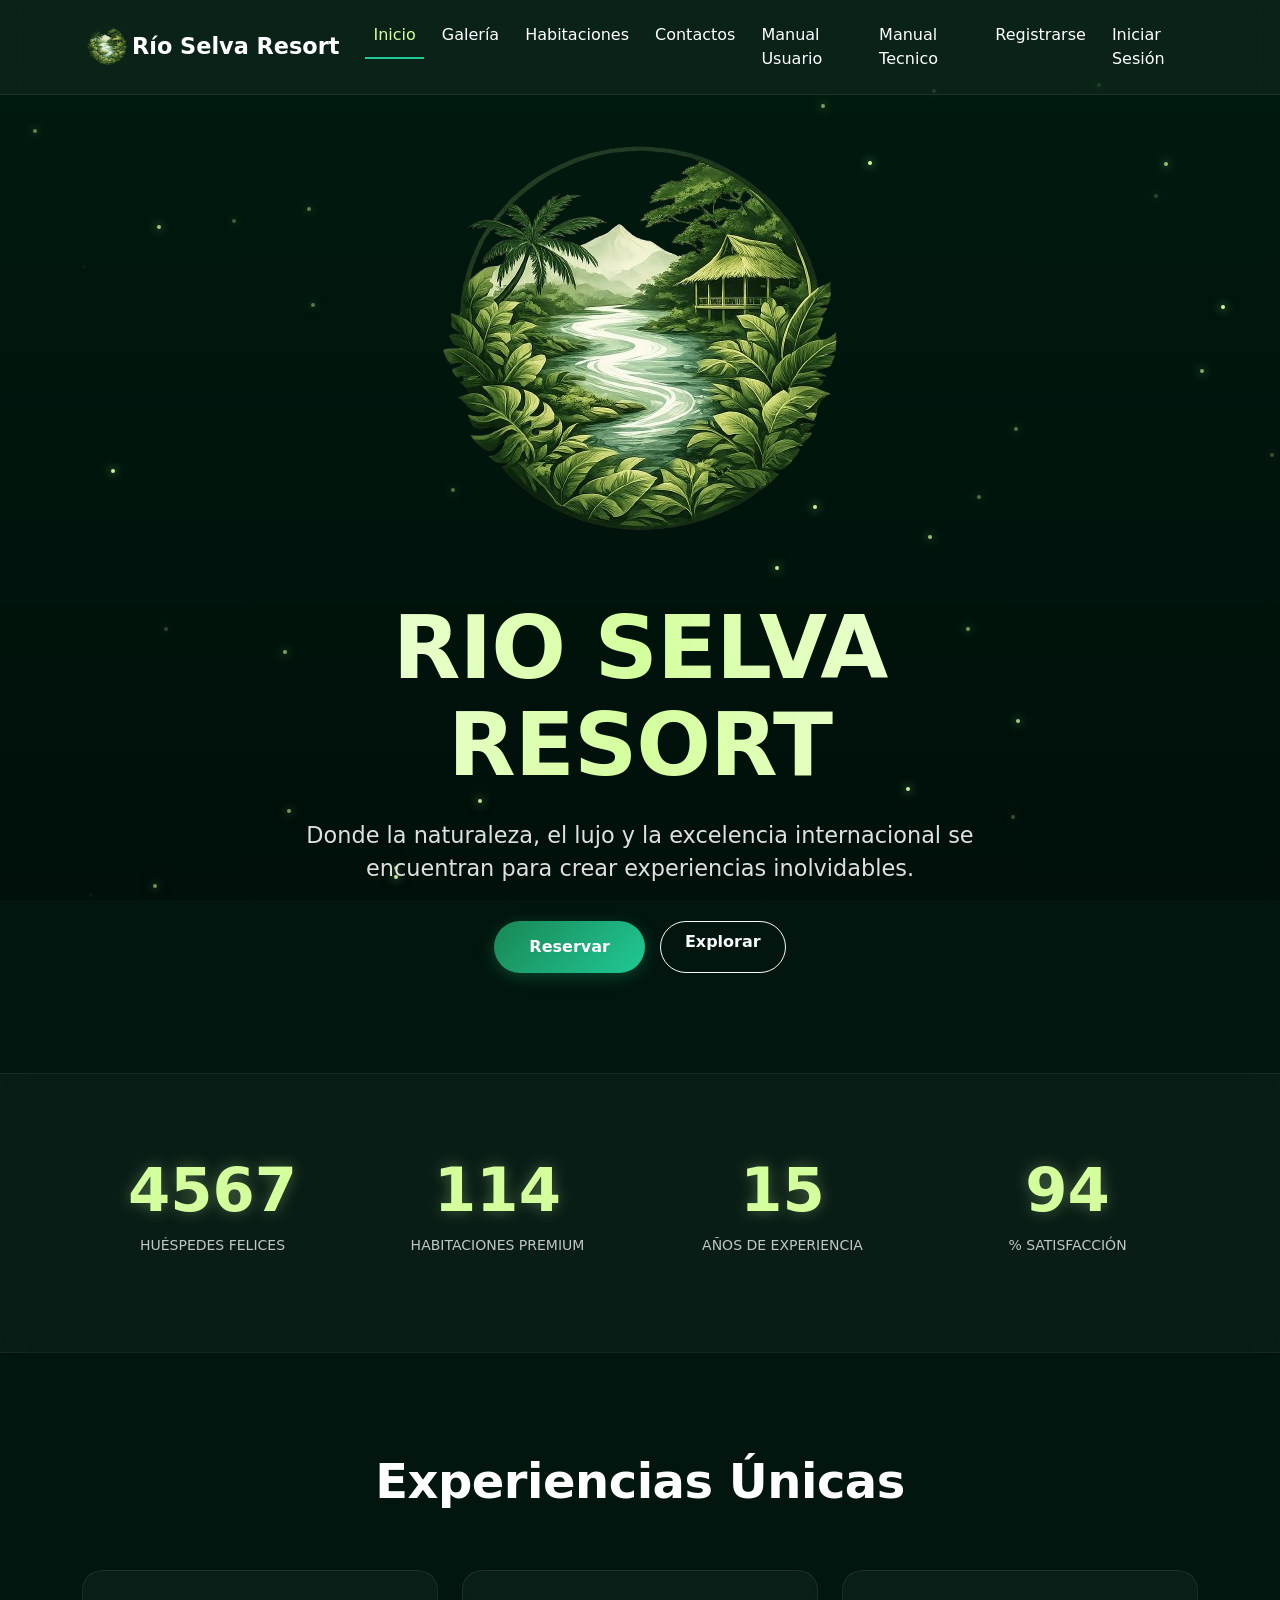
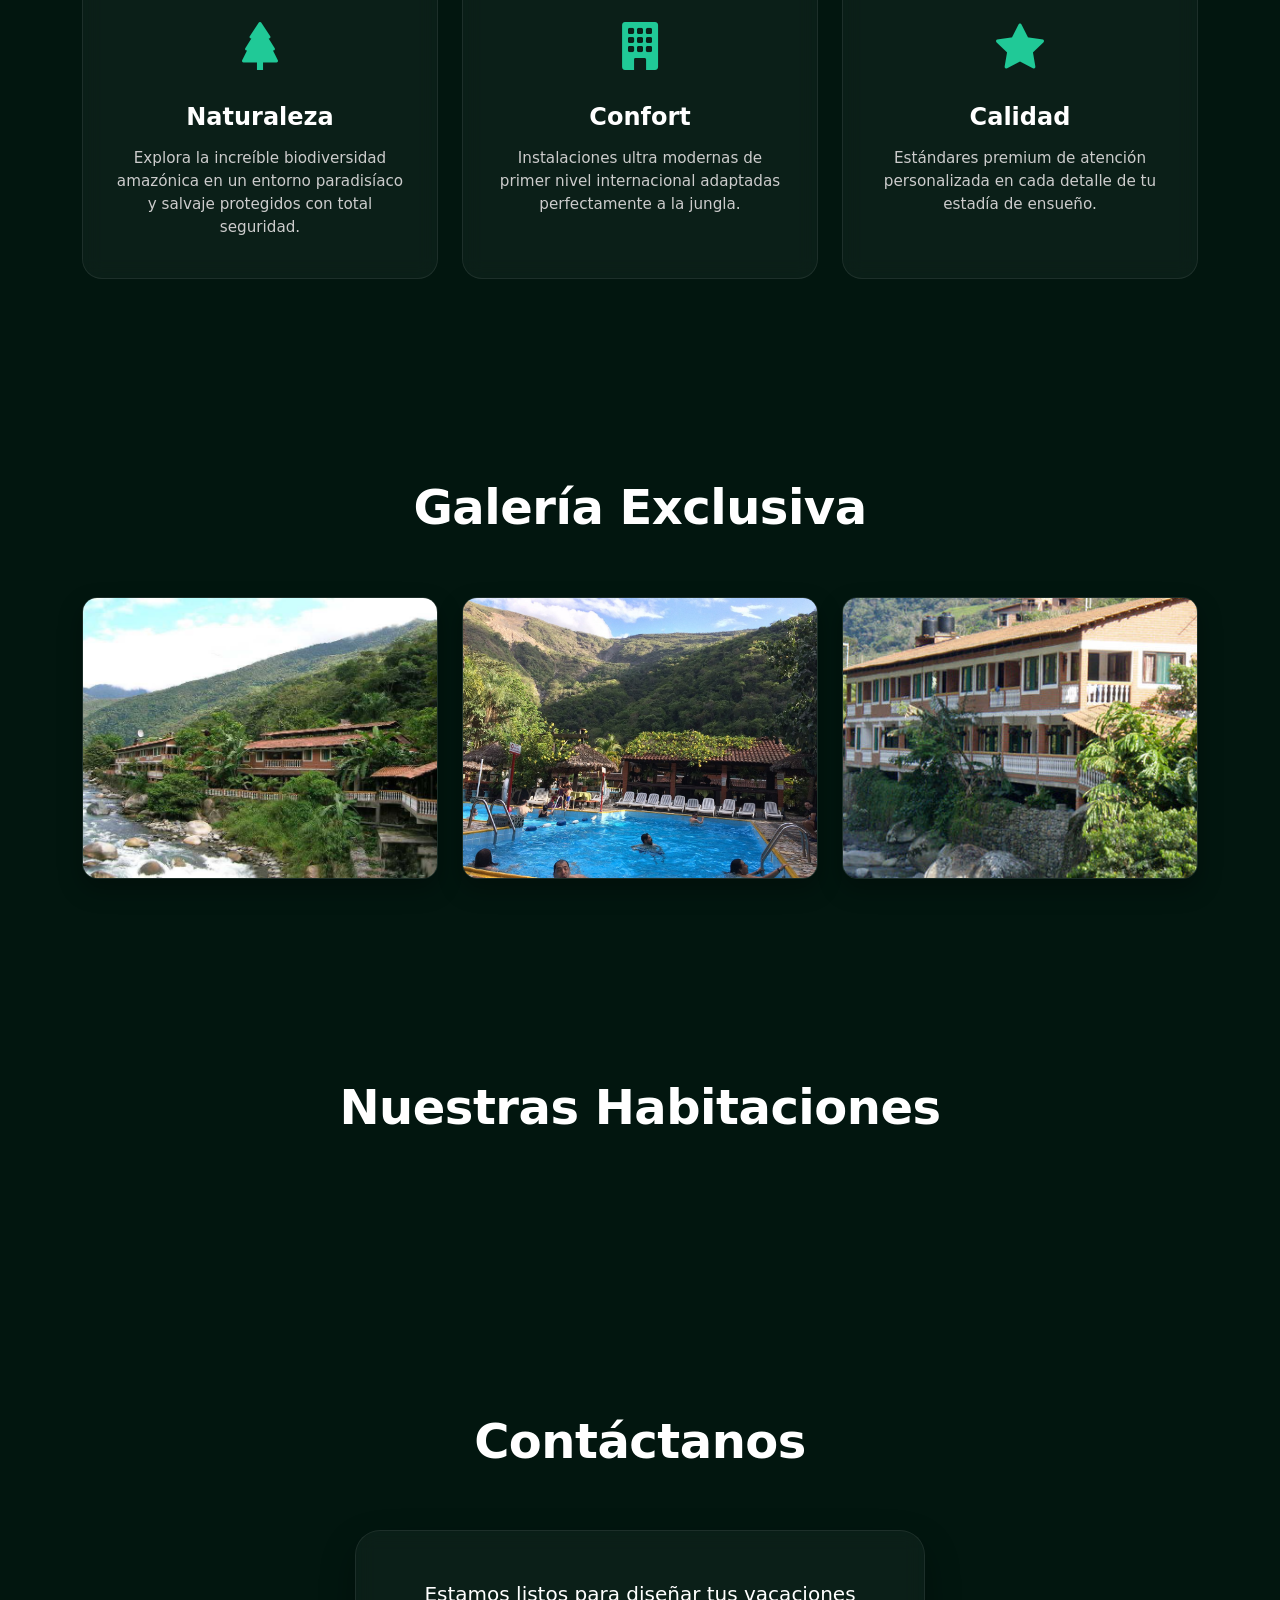
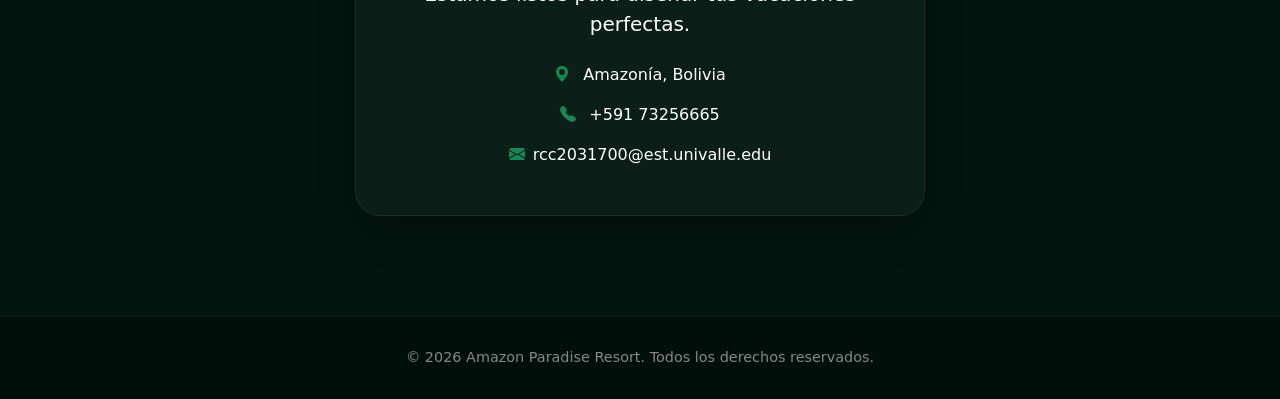
<file: index.html>
<!DOCTYPE html>
<html lang="es">
<head>
    <meta charset="UTF-8">
    <meta name="viewport" content="width=device-width, initial-scale=1.0">
    <title>Amazon Paradise Resort</title>
    <!-- Bootstrap 5 y Iconos -->
    <link href="https://cdn.jsdelivr.net/npm/bootstrap@5.3.3/dist/css/bootstrap.min.css" rel="stylesheet">
    <link rel="stylesheet" href="https://cdn.jsdelivr.net/npm/bootstrap-icons@1.11.3/font/bootstrap-icons.min.css">
    <!-- Animaciones AOS -->
    <link href="https://unpkg.com/aos@2.3.4/dist/aos.css" rel="stylesheet">
    <!-- Tus Estilos Personalizados -->
    <link rel="stylesheet" href="css/IndexProyectoIntegrador.css">
</head>
<body>
    <div class="overlay"></div>
    <div id="fireflies"></div>
    <!-- NAVBAR GLASSMORPHISM -->
    <nav class="navbar navbar-expand-lg navbar-dark fixed-top glass-navbar">
        <div class="container">
            <img src="image/logo1.png" class="img-fluid" style="max-width: 50px;" alt="Logo"> 
            <a class="navbar-brand fw-bold" href="#">Río Selva Resort</a>
            <button class="navbar-toggler" type="button" data-bs-toggle="collapse" data-bs-target="#menu">
                <span class="navbar-toggler-icon"></span>
            </button>
            <div class="collapse navbar-collapse" id="menu">

                <ul class="navbar-nav ms-auto" id="menuUsuario">
                    <li class="nav-item">
                        <a class="nav-link active" href="#">
                            Inicio
                        </a>
                    </li>
                    <li class="nav-item">
                        <a class="nav-link" href="#galeria">
                            Galería
                        </a>
                    </li>
                    <li class="nav-item">
                        <a class="nav-link" href="#habitaciones">
                            Habitaciones
                        </a>
                    </li>
                    <li class="nav-item">
                        <a class="nav-link" href="#contacto">
                            Contactos
                        </a>
                    </li>
                    <li class="nav-item">
                        <a class="nav-link" href="https://drive.google.com/file/d/1XvvvVChO5jvco-zMFmf1yRW9YcyhafSj/view" target="_blank">
                            Manual Usuario
                        </a>
                    </li>
                    <li class="nav-item">
                        <a class="nav-link" href="https://drive.google.com/file/d/1nEYgkbnw-m09y1NY_8U-fLT7M-Havw7m/view" target="_blank">
                            Manual Tecnico
                        </a>
                    </li>
                </ul>
            </div>
        </div>
    </nav>

    <!-- HERO SECTION -->
    <section class="hero">  
        <div class="hero-content" data-aos="zoom-in">
            <img src="image/logo1.png" class="img-fluid w-45" alt="Logo">
            <h1>RIO SELVA<br>RESORT</h1>
            <p>Donde la naturaleza, el lujo y la excelencia internacional se encuentran para crear experiencias inolvidables.</p>
            <div class="hero-buttons">
                <a href="#" class="btn btn-resort" id="btnReservar">Reservar</a>
                <a href="#experiencias" class="btn btn-outline-light px-4 py-2 rounded-pill fw-bold btn-explore">Explorar</a>
            </div>
        </div>
    </section>

    <!-- ESTADISTICAS -->
    <section class="stats">
        <div class="container">
            <div class="row text-center g-4">
                <div class="col-6 col-md-3">
                    <h2 class="counter" data-target="5000">0</h2>
                    <p class="text-uppercase small tracking-wider opacity-75">Huéspedes felices</p>
                </div>
                <div class="col-6 col-md-3">
                    <h2 class="counter" data-target="120">0</h2>
                    <p class="text-uppercase small tracking-wider opacity-75">Habitaciones Premium</p>
                </div>
                <div class="col-6 col-md-3">
                    <h2 class="counter" data-target="15">0</h2>
                    <p class="text-uppercase small tracking-wider opacity-75">Años de experiencia</p>
                </div>
                <div class="col-6 col-md-3">
                    <h2 class="counter" data-target="98">0</h2>
                    <p class="text-uppercase small tracking-wider opacity-75">% Satisfacción</p>
                </div>
            </div>
        </div>
    </section>

    <!-- EXPERIENCIAS -->
    <section id="experiencias" class="section-padding">
        <div class="container">
            <h2 class="section-title" data-aos="fade-up">Experiencias Únicas</h2>
            <div class="row g-4">
                <div class="col-md-4" data-aos="fade-up" data-aos-delay="100">
                    <div class="feature-card">
                        <i class="bi bi-tree-fill"></i>
                        <h3>Naturaleza</h3>
                        <p>Explora la increíble biodiversidad amazónica en un entorno paradisíaco y salvaje protegidos con total seguridad.</p>
                    </div>
                </div>
                <div class="col-md-4" data-aos="fade-up" data-aos-delay="200">
                    <div class="feature-card">
                        <i class="bi bi-building-fill"></i>
                        <h3>Confort</h3>
                        <p>Instalaciones ultra modernas de primer nivel internacional adaptadas perfectamente a la jungla.</p>
                    </div>
                </div>
                <div class="col-md-4" data-aos="fade-up" data-aos-delay="300">
                    <div class="feature-card">
                        <i class="bi bi-star-fill"></i>
                        <h3>Calidad</h3>
                        <p>Estándares premium de atención personalizada en cada detalle de tu estadía de ensueño.</p>
                    </div>
                </div>
            </div>
        </div>
    </section>

    <!-- GALERIA -->
    <section id="galeria" class="section-padding">
        <div class="container">
            <h2 class="section-title" data-aos="fade-up">Galería Exclusiva</h2>
            <div class="row g-4">
                <div class="col-md-4" data-aos="zoom-in" data-aos-delay="100">
                    <div class="gallery-wrapper">
                        <img src="image/HB_152617_5.jpg" class="gallery-img" alt="Jungle Premium">
                    </div>
                </div>
                <div class="col-md-4" data-aos="zoom-in" data-aos-delay="200">
                    <div class="gallery-wrapper">
                        <img src="image/view-from-pool.jpg" class="gallery-img" alt="Resort Pool">
                    </div>
                </div>
                <div class="col-md-4" data-aos="zoom-in" data-aos-delay="300">
                    <div class="gallery-wrapper">
                        <img src="image/hotel.jpg" class="gallery-img" alt="Luxury Room">
                    </div>
                </div>
            </div>
        </div>
    </section>

    <section id="habitaciones" class="section-padding">
        <div class="container">

            <h2 class="section-title" data-aos="fade-up">
                Nuestras Habitaciones
            </h2>

            <div
                id="roomsContainer" class="d-flex flex-row flex-nowrap gap-4 overflow-auto pb-3">
            </div>

        </div>
    </section>

    <section id="contacto" class="section-padding">
        <div class="container text-center" data-aos="fade-up">
            <h2 class="section-title">Contáctanos</h2>
            <div class="row justify-content-center">
                <div class="col-md-6 glass-card p-5">
                    <p class="fs-5 mb-4">Estamos listos para diseñar tus vacaciones perfectas.</p>
                    <div class="d-flex flex-column gap-3 align-items-center">
                        <div><i class="bi bi-geo-alt-fill text-success me-2"></i> Amazonía, Bolivia</div>
                        <div><i class="bi bi-telephone-fill text-success me-2"></i> +591 73256665</div>
                        <div><i class="bi bi-envelope-fill text-success me-2"></i>rcc2031700@est.univalle.edu</div>
                    </div>
                </div>
            </div>
        </div>
    </section>

    <!-- FOOTER -->
    <footer>
        <p class="m-0">© 2026 Amazon Paradise Resort. Todos los derechos reservados.</p>
    </footer>

    <!-- Bootstrap + Librerías JS -->
    <script src="https://cdn.jsdelivr.net/npm/bootstrap@5.3.3/dist/js/bootstrap.bundle.min.js"></script>
    <script src="https://unpkg.com/aos@2.3.4/dist/aos.js"></script>
    <script src="JS/IndexProyectoIntegrador.js"></script>
    <script src="JS/indexLogica.js"></script>
</body>
</html>
</file>
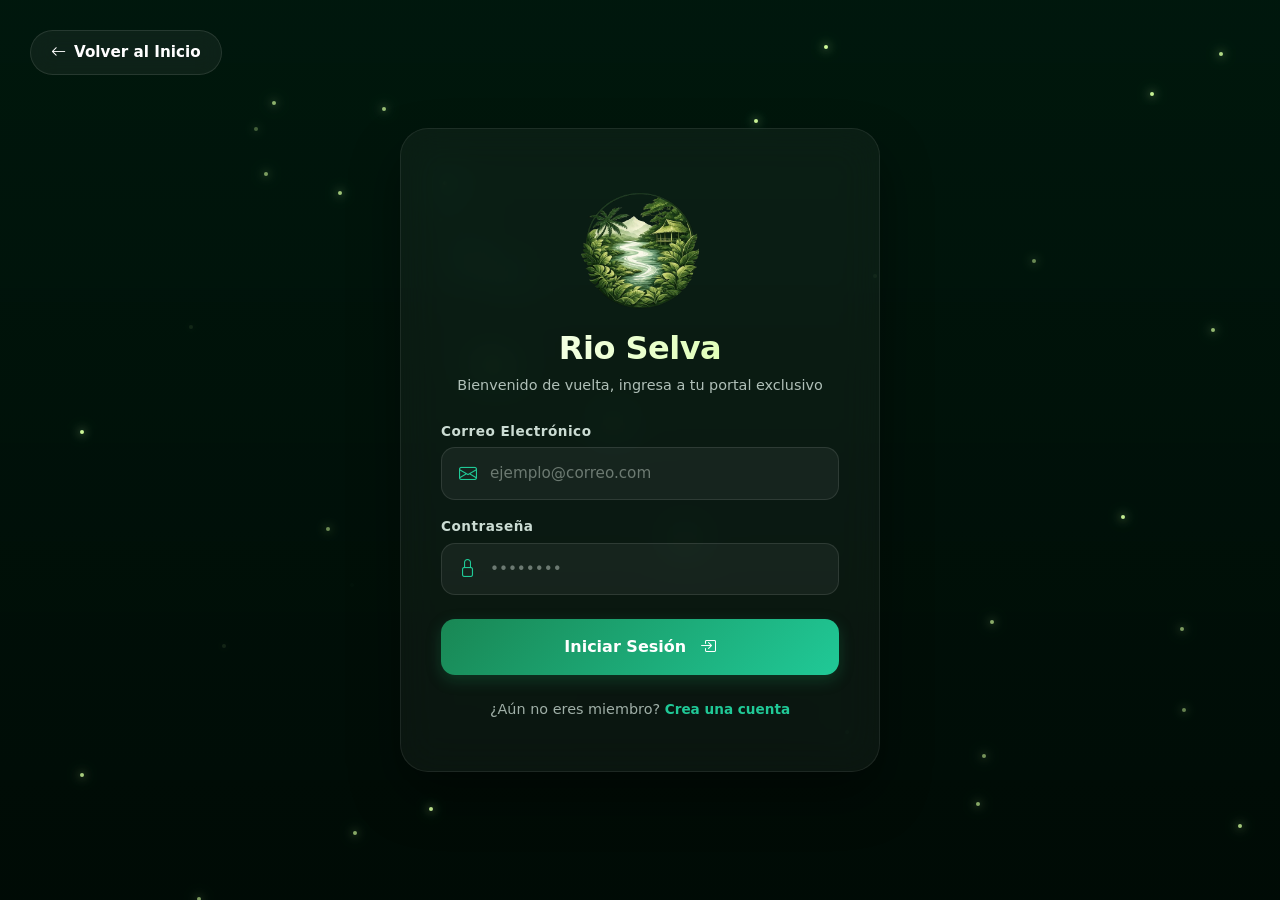
<file: loginProyectoIntegrador.html>
<!DOCTYPE html>
<html lang="es">
<head>
    <meta charset="UTF-8">
    <meta name="viewport" content="width=device-width, initial-scale=1.0">
    <title>Iniciar Sesión - Amazon Paradise Resort</title>
    <!-- Bootstrap 5 y Iconos -->
    <link href="https://cdn.jsdelivr.net/npm/bootstrap@5.3.3/dist/css/bootstrap.min.css" rel="stylesheet">
    <link rel="stylesheet" href="https://cdn.jsdelivr.net/npm/bootstrap-icons@1.11.3/font/bootstrap-icons.min.css">
    <!-- Animaciones AOS -->
    <link href="https://unpkg.com/aos@2.3.4/dist/aos.css" rel="stylesheet">
    <!-- Estilos específicos del Login -->
    <link rel="stylesheet" href="css/loginProyectoIntegrador.css">
</head>
<body>
    <div class="overlay"></div>
    <div id="fireflies"></div>

    <!-- BOTÓN VOLVER -->
    <a href="index.html" class="btn-back">
        <i class="bi bi-arrow-left"></i> Volver al Inicio
    </a>

    <!-- CONTENEDOR PRINCIPAL -->
    <div class="login-container d-flex justify-content-center align-items-center">
        <div class="login-card" data-aos="zoom-in">
            
            <!-- Encabezado del Formulario -->
            <div class="login-header text-center">
                <img src="image/logo1.png" class="img-fluid" style="max-width: 150px;" alt="Logo"> 
                <h2>Rio Selva</h2>
                <p>Bienvenido de vuelta, ingresa a tu portal exclusivo</p>
            </div>

            <!-- Formulario -->
            <form id="loginForm" class="mt-4">

                <!-- Input de Correo -->
                <div class="input-group-custom mb-3">
                    <label for="email" class="form-label-custom">
                        Correo Electrónico
                    </label>

                    <div class="input-wrapper">
                        <i class="bi bi-envelope icon-input"></i>

                        <input
                            type="email"
                            id="email"
                            placeholder="ejemplo@correo.com"
                            required>
                    </div>
                </div>
                <!-- Input de Contraseña -->
                <div class="input-group-custom mb-4">
                    <div class="d-flex justify-content-between align-items-center">
                        <label for="password" class="form-label-custom">
                            Contraseña
                        </label>
                    </div>
                    <div class="input-wrapper">
                        <i class="bi bi-lock icon-input"></i>
                        <input
                            type="password"
                            id="password"
                            placeholder="••••••••"
                            required>
                    </div>
                </div>
                <!-- Botón -->
                <button
                    type="submit"
                    class="btn btn-resort w-100 py-3">

                    Iniciar Sesión
                    <i class="bi bi-box-arrow-in-right ms-2"></i>
                </button>
            </form>
            <!-- Footer del Card -->
            <div class="login-footer text-center mt-4">
                <p>¿Aún no eres miembro? <a href="RegisterProyectoIntegrador.html" class="register-link">Crea una cuenta</a></p>
            </div>

        </div>
    </div>

    <!-- Bootstrap + Librerías JS -->
    <script src="https://cdn.jsdelivr.net/npm/bootstrap@5.3.3/dist/js/bootstrap.bundle.min.js"></script>
    <script src="https://unpkg.com/aos@2.3.4/dist/aos.js"></script>
    <script src="JS/loginJSBootstrap.js"></script>
    <script src="JS/loginLogica.js"></script>
</body>
</html>
</file>
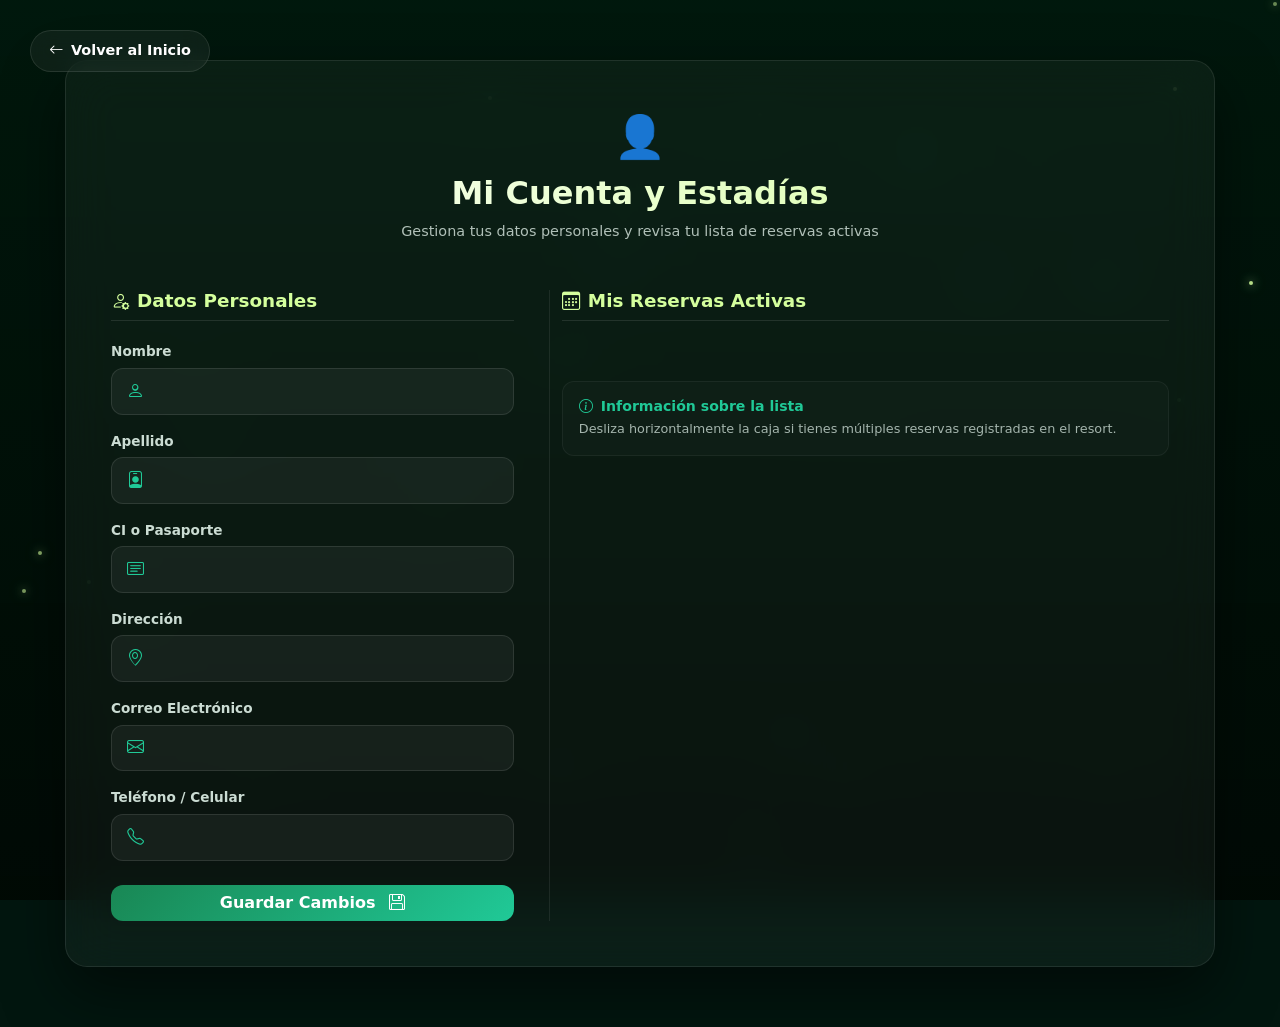
<file: perfilReserva.html>
<!DOCTYPE html>
<html lang="es">
<head>
    <meta charset="UTF-8">
    <meta name="viewport" content="width=device-width, initial-scale=1.0">
    <title>Mi Perfil y Reservas - Amazon Paradise Resort</title>
    <link href="https://cdn.jsdelivr.net/npm/bootstrap@5.3.3/dist/css/bootstrap.min.css" rel="stylesheet">
    <link rel="stylesheet" href="https://cdn.jsdelivr.net/npm/bootstrap-icons@1.11.3/font/bootstrap-icons.min.css">
    <link href="https://unpkg.com/aos@2.3.4/dist/aos.css" rel="stylesheet">
    <link rel="stylesheet" href="css/perfilReservaProyectoIntegrador.css">
</head>
<body>
    <div class="overlay"></div>
    <div id="fireflies"></div>
    <a href="index.html" class="btn-back">
        <i class="bi bi-arrow-left"></i> Volver al Inicio
    </a>
    <div class="profile-container d-flex justify-content-center align-items-center">
        <div class="profile-card" data-aos="zoom-in"> 
            <div class="profile-header text-center mb-5">
                <div class="profile-avatar">👤</div>
                <h2>Mi Cuenta y Estadías</h2>
                <p>Gestiona tus datos personales y revisa tu lista de reservas activas</p>
            </div>
            <div class="row g-4">
                <div class="col-lg-5 section-divider-right">
                    <h4 class="profile-section-title"><i class="bi bi-person-gear me-2"></i>Datos Personales</h4>
                    <form id="profileForm" class="row g-3">
                        <!-- NOMBRE -->
                        <div class="col-md-12 input-group-custom">
                            <label class="form-label-custom">Nombre</label>
                            <div class="profile-input-wrapper">
                                <i class="bi bi-person icon-input"></i>
                                <input type="text" id="name" required>
                                <div class="invalid-feedback">
                                    El nombre debe tener entre 3 y 30 caracteres.
                                </div>
                            </div>
                        </div>
                        <!-- APELLIDO -->
                        <div class="col-md-12 input-group-custom">
                            <label class="form-label-custom">Apellido</label>
                            <div class="profile-input-wrapper">
                                <i class="bi bi-person-badge icon-input"></i>
                                <input type="text" id="apellido" required>
                                <div class="invalid-feedback">
                                    El apellido debe tener entre 3 y 30 caracteres.
                                </div>
                            </div>
                        </div>
                        <!-- CI -->
                        <div class="col-md-12 input-group-custom">
                            <label class="form-label-custom">CI o Pasaporte</label>
                            <div class="profile-input-wrapper">
                                <i class="bi bi-card-text icon-input"></i>
                                <input type="text" id="ci" required>
                            </div>
                        </div>
                        <!-- DIRECCION -->
                        <div class="col-md-12 input-group-custom">
                            <label class="form-label-custom">Dirección</label>
                            <div class="profile-input-wrapper">
                                <i class="bi bi-geo-alt icon-input"></i>
                                <input type="text" id="direccion" required>
                                <div class="invalid-feedback">
                                    La dirección debe tener entre 10 y 50 caracteres.
                                </div>
                            </div>
                        </div>
                        <!-- EMAIL -->
                        <div class="col-md-12 input-group-custom">
                            <label class="form-label-custom">Correo Electrónico</label>
                            <div class="profile-input-wrapper">
                                <i class="bi bi-envelope icon-input"></i>
                                <input type="email" id="email" required>
                                <div class="invalid-feedback">
                                    El correo debe terminar en @gmail.com.
                                </div>
                            </div>
                        </div>
                        <!-- TELÉFONO -->
                        <div class="col-md-12 input-group-custom">
                            <label class="form-label-custom">Teléfono / Celular</label>
                            <div class="profile-input-wrapper">
                                <i class="bi bi-telephone icon-input"></i>
                                <input type="text" id="telefono">
                                <div class="invalid-feedback">
                                    El teléfono debe tener exactamente 8 dígitos.
                                </div>
                            </div>
                            
                        </div>
                        <!-- BOTÓN -->
                        <div class="col-md-12 mt-4">
                            <button type="submit" class="btn btn-profile-save w-100 py-2.5">
                                Guardar Cambios <i class="bi bi-floppy ms-2"></i>
                            </button>
                        </div>
                    </form>
                </div>
                <div class="col-lg-7">
                    <h4 class="profile-section-title"><i class="bi bi-calendar3 me-2"></i>Mis Reservas Activas</h4>
                        <div id="reservasContainer" class="reservas-scroll d-flex gap-3 pb-3 mb-4 overflow-auto">
                        </div>
                    <div class="cancel-notice-box p-3">
                        <h5><i class="bi bi-info-circle me-2"></i>Información sobre la lista</h5>
                        <p>Desliza horizontalmente la caja si tienes múltiples reservas registradas en el resort.</p>
                    </div>
                    <form id="cancel-form" action="#" method="POST" style="display: none;">
                        <input type="hidden" id="reserva-id-input" name="reserva_id" value="">
                    </form>
                </div>
            </div>
        </div>
    </div>
    <script src="https://cdn.jsdelivr.net/npm/bootstrap@5.3.3/dist/js/bootstrap.bundle.min.js"></script>
    <script src="https://unpkg.com/aos@2.3.4/dist/aos.js"></script>
    <script src="JS/perfilReservaBootstrap.js"></script>
    <script src="JS/perfilReservaLogica.js"></script>
</body>
</html>
</file>
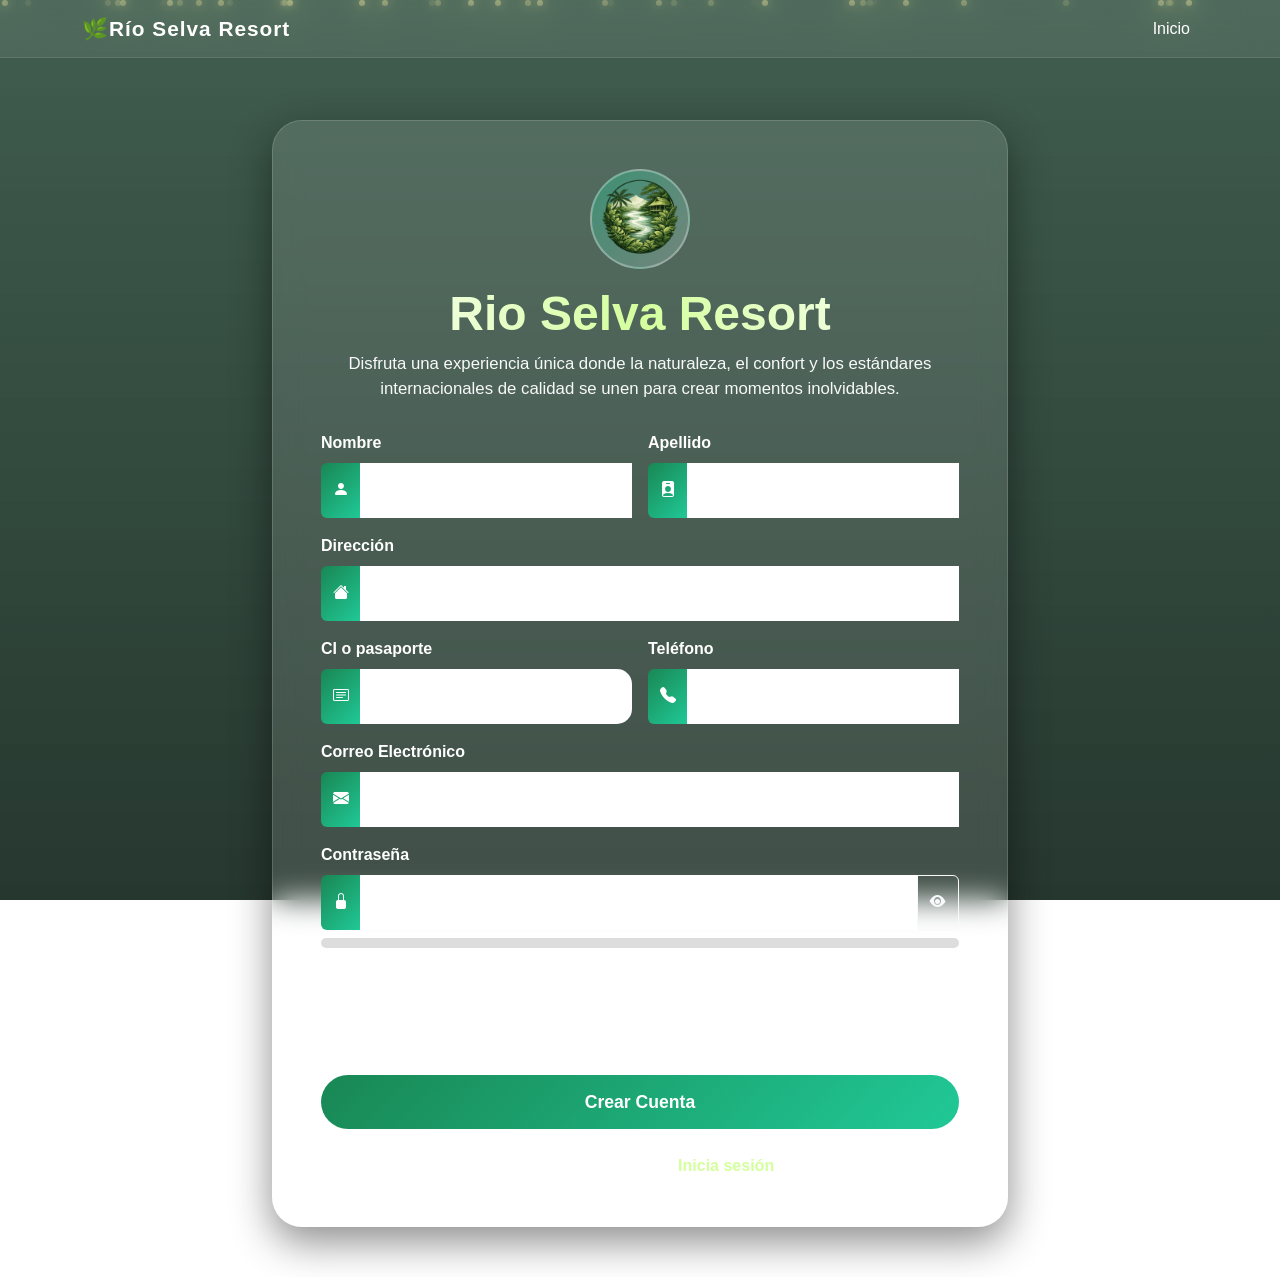
<file: RegisterProyectoIntegrador.html>
<!DOCTYPE html>
<html lang="es">

<head>
    <meta charset="UTF-8">
    <meta name="viewport" content="width=device-width, initial-scale=1.0">
    <title>Amazon Paradise Resort</title>
    <link href="https://cdn.jsdelivr.net/npm/bootstrap@5.3.3/dist/css/bootstrap.min.css" rel="stylesheet">
    <link rel="stylesheet"
        href="https://cdn.jsdelivr.net/npm/bootstrap-icons@1.11.3/font/bootstrap-icons.min.css">
    <link href="https://unpkg.com/aos@2.3.4/dist/aos.css" rel="stylesheet">
    <link rel="stylesheet" href="css/style.css">
</head>
<body>
    <video autoplay muted loop playsinline id="bg-video">
        <source src="https://cdn.coverr.co/videos/coverr-waterfall-in-the-forest-1561574306253?download=1080p"
            type="video/mp4">
    </video>
    <div class="overlay"></div>
    <div id="fireflies"></div>
    <nav class="navbar navbar-expand-lg navbar-dark fixed-top glass-navbar">
        <div class="container">
            <a class="navbar-brand fw-bold" href="#">
                🌿Río Selva Resort
            </a>
            <button class="navbar-toggler"
                type="button"
                data-bs-toggle="collapse"
                data-bs-target="#menu">

                <span class="navbar-toggler-icon"></span>
            </button>
            <div class="collapse navbar-collapse" id="menu">
                <ul class="navbar-nav ms-auto">
                    <li class="nav-item">
                        <a class="nav-link active" href="index.html">Inicio</a>
                    </li>
                </ul>
            </div>
        </div>
    </nav>
    <div class="container principal-container">
        <div class="row justify-content-center">
            <div class="col-lg-8">
                <div class="card form-card p-5"
                    data-aos="zoom-in"
                    data-aos-duration="1200">
                    <div class="text-center mb-3">
                        <img src="image/logo1.png" class="logo-circulo" alt="Logo">
                    </div>
                    <h1 class="titulo">
                        Rio Selva Resort
                    </h1>
                    <p class="subtitulo">

                        Disfruta una experiencia única donde la naturaleza,
                        el confort y los estándares internacionales de calidad
                        se unen para crear momentos inolvidables.
                    </p>
                    <form id="registerForm" class="row g-3 needs-validation" novalidate>

                        <div class="col-md-6">
                            <label class="form-label">Nombre</label>

                            <div class="input-group">
                                <span class="input-group-text">
                                    <i class="bi bi-person-fill"></i>
                                </span>

                                <input
                                    id="name"
                                    type="text"
                                    class="form-control"
                                    required
                                    minlength="3">

                                <div class="invalid-feedback">
                                    El Nombre debe tener entre 3 y 30 caracteres.
                                </div>
                            </div>
                        </div>

                        <!-- APELLIDO -->
                        <div class="col-md-6">
                            <label class="form-label">Apellido</label>

                            <div class="input-group">
                                <span class="input-group-text">
                                    <i class="bi bi-person-badge-fill"></i>
                                </span>

                                <input
                                    id="apellido"
                                    type="text"
                                    class="form-control"
                                    required
                                    minlength="3">

                                <div class="invalid-feedback">
                                    El apellido debe tener entre 3 y 30 caracteres.
                                </div>
                            </div>
                        </div>

                        <!-- DIRECCION -->
                        <div class="col-12">
                            <label class="form-label">Dirección</label>

                            <div class="input-group">
                                <span class="input-group-text">
                                    <i class="bi bi-house-fill"></i>
                                </span>

                                <input
                                    id="direccion"
                                    type="text"
                                    class="form-control"
                                    required>
                                <div class="invalid-feedback">
                                    Ingrese un tamaño valido
                                </div>
                            </div>
                        </div>

                        <!-- CI -->
                        <div class="col-md-6">
                            <label class="form-label">CI o pasaporte</label>

                            <div class="input-group">
                                <span class="input-group-text">
                                    <i class="bi bi-card-text"></i>
                                </span>

                                <input
                                    id="ci"
                                    type="number"
                                    class="form-control"
                                    required>
                            </div>
                        </div>

                        <!-- TELEFONO -->
                        <div class="col-md-6">
                            <label class="form-label">Teléfono</label>

                            <div class="input-group">
                                <span class="input-group-text">
                                    <i class="bi bi-telephone-fill"></i>
                                </span>

                                <input
                                    id="telefono"
                                    type="tel"
                                    class="form-control"
                                    required
                                    pattern="[0-9]{8}"
                                    maxlength="8"
                                    minlength="8">
                                <div class="invalid-feedback">
                                    tamaño minimo 8 para telefono
                                </div>
                            </div>
                        </div>

                        <!-- EMAIL -->
                        <div class="col-12">
                            <label class="form-label">
                                Correo Electrónico
                            </label>

                            <div class="input-group">
                                <span class="input-group-text">
                                    <i class="bi bi-envelope-fill"></i>
                                </span>

                                <input
                                    id="email"
                                    type="email"
                                    class="form-control"
                                    required>
                                <div class="invalid-feedback">
                                    correos solo con dominio @gmail.com
                                </div>
                            </div>
                        </div>

                        <div class="col-12">
                            <label class="form-label">
                                Contraseña
                            </label>

                            <div class="input-group">
                                <span class="input-group-text">
                                    <i class="bi bi-lock-fill"></i>
                                </span>

                                <input
                                    id="password"
                                    type="password"
                                    class="form-control"
                                    minlength="8"
                                    required>

                                <button
                                    type="button"
                                    class="btn btn-outline-light"
                                    id="togglePassword">

                                    <i class="bi bi-eye-fill"></i>
                                </button>
                            </div>

                            <div class="password-strength mt-2">
                                <div id="passwordBar"
                                    class="password-bar">
                                </div>
                            </div>

                            <small id="passwordText"></small>
                        </div>

                        <div class="col-12">
                            <label class="form-label">
                                Confirmar Contraseña
                            </label>

                            <input
                                id="password_confirmation"
                                type="password"
                                class="form-control"
                                minlength="8"
                                required>
                        </div>

                        <div class="col-12 mt-4">
                            <button type="submit" class="btn btn-resort w-100">Crear Cuenta</button>
                        </div>

                    </form>
                    <div class="footer-login">
                        ¿Ya tienes una cuenta?
                        <a href="loginProyectoIntegrador.html">
                            Inicia sesión
                        </a>
                    </div>
                </div>
            </div>
        </div>
    </div>
    <script src="https://cdn.jsdelivr.net/npm/bootstrap@5.3.3/dist/js/bootstrap.bundle.min.js"></script>
    <script src="https://unpkg.com/aos@2.3.4/dist/aos.js"></script>
    <script src="JS/registerBootstrap.js"></script>
    <script src="JS/registerLogica.js"></script>
</body>

</html>
</file>
<file: css/IndexProyectoIntegrador.css>
:root {
    --verde1: #0b3d2e;
    --verde2: #198754;
    --verde3: #20c997;
    --dorado: #ffd700;
    --blanco: #ffffff;
    --verde-brillo: #d4ff9d;
}

* {
    margin: 0;
    padding: 0;
    box-sizing: border-box;
}

html {
    scroll-behavior: smooth;
}

body {
    font-family: 'Segoe UI', system-ui, -apple-system, sans-serif;
    color: var(--blanco);
    overflow-x: hidden;
    background: #02160f;
}

/* VIDEO DE FONDO */
#bg-video {
    position: fixed;
    top: 0;
    left: 0;
    width: 100vw;
    height: 100vh;
    object-fit: cover;
    z-index: -3;
}

.overlay {
    position: fixed;
    inset: 0;
    background: linear-gradient(
        rgba(0, 30, 15, 0.6),
        rgba(0, 15, 10, 0.9)
    );
    z-index: -2;
}

/* CONTENEDOR LUCIERNAGAS */
#fireflies {
    position: fixed;
    top: 0;
    left: 0;
    width: 100%;
    height: 100%;
    z-index: -1;
    pointer-events: none;
}

.firefly {
    position: absolute;
    width: 4px;
    height: 4px;
    background: var(--verde-brillo);
    border-radius: 50%;
    box-shadow: 0 0 10px var(--verde-brillo), 0 0 20px var(--verde3);
    animation: fly linear infinite alternate;
}

@keyframes fly {
    0% { transform: translate(0, 0); opacity: 0.2; }
    100% { transform: translate(30px, -50px); opacity: 1; }
}

/* HOJAS CAYENDO */
.leaf {
    position: fixed;
    top: -50px;
    z-index: 9999;
    pointer-events: none;
    font-size: 24px;
    animation: fall linear forwards;
}

@keyframes fall {
    0% {
        transform: translateY(0) translateX(0) rotate(0deg);
        opacity: 0;
    }
    10% { opacity: 1; }
    100% {
        transform: translateY(105vh) translateX(100px) rotate(360deg);
        opacity: 0;
    }
}

/* NAVBAR GLASSMORPHISM */
.glass-navbar {
    background: rgba(255, 255, 255, 0.04);
    backdrop-filter: blur(15px);
    -webkit-backdrop-filter: blur(15px);
    border-bottom: 1px solid rgba(255, 255, 255, 0.08);
    transition: all 0.4s ease;
}

.navbar-brand {
    font-size: 1.4rem;
    font-weight: 800;
}

.nav-link {
    color: var(--blanco) !important;
    margin-left: 10px;
    position: relative;
    transition: color 0.3s ease;
}

.nav-link::after {
    content: "";
    position: absolute;
    bottom: -4px;
    left: 0;
    width: 0%;
    height: 2px;
    background: var(--verde3);
    transition: width 0.3s ease;
}

.nav-link:hover::after, .nav-link.active::after {
    width: 100%;
}

.nav-link:hover, .nav-link.active {
    color: var(--verde-brillo) !important;
}

/* HERO SECTION */
.hero {
    min-height: 100vh;
    display: flex;
    justify-content: center;
    align-items: center;
    text-align: center;
    padding: 100px 20px;
}

.hero-content {
    max-width: 1000px;
    width: 100%;
    will-change: transform;
}

.hero-logo {
    width: 120px;
    height: 120px;
    border-radius: 50%;
    margin: 0 auto 25px auto;
    display: flex;
    justify-content: center;
    align-items: center;
    font-size: 3.5rem;
    background: rgba(255, 255, 255, 0.12);
    backdrop-filter: blur(15px);
    -webkit-backdrop-filter: blur(15px);
    border: 2px solid rgba(255, 255, 255, 0.2);
    box-shadow: 0 10px 30px rgba(0,0,0,0.3);
}

.hero h1 {
    font-size: clamp(2.8rem, 7vw, 5.5rem);
    font-weight: 900;
    line-height: 1.1;
    background: linear-gradient(90deg, var(--blanco), var(--verde-brillo), var(--blanco));
    background-clip: text;
    -webkit-background-clip: text;
    -webkit-text-fill-color: transparent;
    color: transparent;
    letter-spacing: -1px;
}

.hero p {
    margin-top: 25px;
    font-size: clamp(1.1rem, 2vw, 1.4rem);
    color: #e0e0e0;
    max-width: 700px;
    margin-left: auto;
    margin-right: auto;
}

.hero-buttons {
    margin-top: 35px;
    display: flex;
    justify-content: center;
    gap: 15px;
    flex-wrap: wrap;
}

.btn-resort {
    border: none;
    padding: 14px 35px;
    border-radius: 50px;
    font-weight: bold;
    color: var(--blanco) !important;
    background: linear-gradient(135deg, var(--verde2), var(--verde3));
    cursor: pointer;
    transition: all 0.3s ease;
    box-shadow: 0 4px 15px rgba(25, 135, 84, 0.4);
}

.btn-resort:hover {
    transform: translateY(-4px) scale(1.02);
    box-shadow: 0 0 25px rgba(32, 201, 151, 0.8);
}

.btn-explore {
    transition: all 0.3s ease;
}
.btn-explore:hover {
    background: rgba(255,255,255,0.15) !important;
    transform: translateY(-4px);
}

/* ESTADISTICAS */
.stats {
    padding: 80px 20px;
    background: rgba(255, 255, 255, 0.03);
    backdrop-filter: blur(12px);
    -webkit-backdrop-filter: blur(12px);
    border-top: 1px solid rgba(255, 255, 255, 0.05);
    border-bottom: 1px solid rgba(255, 255, 255, 0.05);
}

.counter {
    font-size: clamp(2.5rem, 5vw, 3.8rem);
    font-weight: 900;
    color: var(--verde-brillo);
    text-shadow: 0 0 15px rgba(212, 255, 157, 0.3);
}

/* CARDS DE EXPERIENCIAS */
.section-padding {
    padding: 100px 0;
}

.section-title {
    text-align: center;
    margin-bottom: 60px;
    font-size: clamp(2.2rem, 4vw, 3rem);
    font-weight: 900;
    letter-spacing: -0.5px;
}

.feature-card {
    background: rgba(255, 255, 255, 0.04);
    backdrop-filter: blur(10px);
    -webkit-backdrop-filter: blur(10px);
    border: 1px solid rgba(255, 255, 255, 0.08);
    padding: 40px 30px;
    border-radius: 20px;
    text-align: center;
    transition: all 0.4s ease;
    height: 100%;
}

.feature-card:hover {
    transform: translateY(-10px);
    background: rgba(255, 255, 255, 0.08);
    border-color: var(--verde3);
    box-shadow: 0 15px 35px rgba(0,0,0,0.4);
}

.feature-card i {
    font-size: 3rem;
    color: var(--verde3);
    display: inline-block;
    margin-bottom: 20px;
}

.feature-card h3 {
    font-size: 1.5rem;
    font-weight: 700;
    margin-bottom: 15px;
}

.feature-card p {
    color: #cccccc;
    font-size: 0.95rem;
    margin-bottom: 0;
}

/* GALERIA */
.gallery-wrapper {
    overflow: hidden;
    border-radius: 15px;
    box-shadow: 0 10px 25px rgba(0,0,0,0.3);
    border: 1px solid rgba(255,255,255,0.1);
}

.gallery-img {
    width: 100%;
    height: 280px;
    object-fit: cover;
    transition: transform 0.5s ease;
    display: block;
}

.gallery-wrapper:hover .gallery-img {
    transform: scale(1.08);
}

/* HABITACIONES */
.room-card {
    position: relative;
    border-radius: 20px;
    height: 350px;
    overflow: hidden;
    display: flex;
    align-items: flex-end;
    box-shadow: 0 15px 30px rgba(0,0,0,0.4);
    border: 1px solid rgba(255,255,255,0.05);
    background-size: cover;
    background-position: center;
}

.card-suite1 { background-image: linear-gradient(to top, rgba(0,15,10,0.9), rgba(0,0,0,0.1)), url('https://picsum.photos/600/800?room,hotel'); }
.card-suite2 { background-image: linear-gradient(to top, rgba(0,15,10,0.9), rgba(0,0,0,0.1)), url('https://picsum.photos/600/800?bed,luxury'); }
.card-suite3 { background-image: linear-gradient(to top, rgba(0,15,10,0.9), rgba(0,0,0,0.1)), url('https://picsum.photos/600/800?suite,mansion'); }

.room-card-content {
    padding: 30px;
    width: 100%;
    transition: transform 0.3s ease;
}

.room-card:hover .room-card-content {
    transform: translateY(-5px);
}

.room-card h3 {
    font-size: 1.6rem;
    font-weight: 700;
    color: var(--verde-brillo);
    margin-bottom: 10px;
}

.room-card p {
    color: #e0e0e0;
    font-size: 0.95rem;
    margin: 0;
}

/* CONTACTOS Y GENERALES */
.glass-card {
    background: rgba(255, 255, 255, 0.04);
    backdrop-filter: blur(10px);
    -webkit-backdrop-filter: blur(10px);
    border: 1px solid rgba(255, 255, 255, 0.08);
    border-radius: 25px;
    box-shadow: 0 15px 35px rgba(0,0,0,0.3);
}

footer {
    background: rgba(0, 15, 10, 0.9);
    padding: 30px 20px;
    text-align: center;
    border-top: 1px solid rgba(255,255,255,0.05);
    font-size: 0.9rem;
    color: #888888;
}
#roomsContainer {
    overflow-x: auto;
    scroll-behavior: smooth;
    scrollbar-width: none;
}
#roomsContainer::-webkit-scrollbar {
    display: none;
}
.room-card-dynamic {
    min-width: 350px;
    border-radius: 20px;
    overflow: hidden;
    background: rgba(255,255,255,.08);
    backdrop-filter: blur(10px);
    transition: .3s;
}
.room-card-dynamic:hover {
    transform: translateY(-10px);
}
.room-card-dynamic img {
    width: 100%;
    height: 250px;
    object-fit: cover;
}
.room-info {
    padding: 20px;
    color: white;
}
#logo{
    width: 20px;
    height: 20px;
}
</file>
<file: css/loginProyectoIntegrador.css>
:root {
    --verde1: #0b3d2e;
    --verde2: #198754;
    --verde3: #20c997;
    --blanco: #ffffff;
    --verde-brillo: #d4ff9d;
}

* {
    margin: 0;
    padding: 0;
    box-sizing: border-box;
}

body {
    font-family: 'Segoe UI', system-ui, -apple-system, sans-serif;
    color: var(--blanco);
    overflow: hidden; /* Evita scrolls raros en la pantalla de login */
    background: #02160f;
    min-height: 100vh;
}

/* VIDEO DE FONDO E INTERFAZ BASE */
#bg-video {
    position: fixed;
    top: 0;
    left: 0;
    width: 100vw;
    height: 100vh;
    object-fit: cover;
    z-index: -3;
}

.overlay {
    position: fixed;
    inset: 0;
    background: linear-gradient(
        rgba(0, 25, 12, 0.65),
        rgba(0, 10, 5, 0.9)
    );
    z-index: -2;
}

#fireflies {
    position: fixed;
    top: 0;
    left: 0;
    width: 100%;
    height: 100%;
    z-index: -1;
    pointer-events: none;
}

.firefly {
    position: absolute;
    width: 4px;
    height: 4px;
    background: var(--verde-brillo);
    border-radius: 50%;
    box-shadow: 0 0 10px var(--verde-brillo), 0 0 20px var(--verde3);
    animation: fly linear infinite alternate;
}

@keyframes fly {
    0% { transform: translate(0, 0); opacity: 0.2; }
    100% { transform: translate(30px, -50px); opacity: 1; }
}

/* BOTÓN VOLVER */
.btn-back {
    position: absolute;
    top: 30px;
    left: 30px;
    color: var(--blanco);
    text-decoration: none;
    font-weight: 600;
    font-size: 0.95rem;
    display: flex;
    align-items: center;
    gap: 8px;
    transition: all 0.3s ease;
    z-index: 10;
    background: rgba(255, 255, 255, 0.05);
    padding: 10px 20px;
    border-radius: 50px;
    border: 1px solid rgba(255, 255, 255, 0.1);
    backdrop-filter: blur(10px);
}

.btn-back:hover {
    color: var(--verde-brillo);
    background: rgba(255, 255, 255, 0.12);
    transform: translateX(-3px);
}

/* ESTRUCTURA CENTRADA DEL LOGIN */
.login-container {
    min-height: 100vh;
    padding: 20px;
}

.login-card {
    background: rgba(255, 255, 255, 0.04);
    backdrop-filter: blur(20px);
    -webkit-backdrop-filter: blur(20px);
    border: 1px solid rgba(255, 255, 255, 0.08);
    border-radius: 28px;
    padding: 50px 40px;
    width: 100%;
    max-width: 480px;
    box-shadow: 0 25px 50px rgba(0, 0, 0, 0.4);
}

.login-logo {
    font-size: 2.8rem;
    margin-bottom: 10px;
    display: inline-block;
}

.login-header h2 {
    font-weight: 800;
    letter-spacing: -0.5px;
    margin-bottom: 8px;
    background: linear-gradient(90deg, var(--blanco), var(--verde-brillo));
    -webkit-background-clip: text;
    -webkit-text-fill-color: transparent;
}

.login-header p {
    font-size: 0.9rem;
    color: #b0c0b8;
}

/* INPUTS ESTILO PREMIUM */
.input-group-custom {
    display: flex;
    flex-content: column;
    flex-direction: column;
}

.form-label-custom {
    font-size: 0.85rem;
    font-weight: 600;
    color: #cbdcd3;
    margin-bottom: 6px;
    letter-spacing: 0.5px;
}

.input-wrapper {
    position: relative;
    display: flex;
    align-items: center;
}

.icon-input {
    position: absolute;
    left: 18px;
    color: var(--verde3);
    font-size: 1.1rem;
    pointer-events: none;
}

.input-wrapper input {
    width: 100%;
    padding: 14px 16px 14px 48px;
    background: rgba(255, 255, 255, 0.05);
    border: 1px solid rgba(255, 255, 255, 0.1);
    border-radius: 14px;
    color: var(--blanco);
    font-size: 0.95rem;
    transition: all 0.3s ease;
    outline: none;
}

.input-wrapper input:focus {
    border-color: var(--verde3);
    background: rgba(255, 255, 255, 0.09);
    box-shadow: 0 0 15px rgba(32, 201, 151, 0.3);
}

.input-wrapper input::placeholder {
    color: #6c7a72;
}

/* LINKS Y ENLACES ALTERNOS */
.forgot-link, .register-link {
    color: var(--verde3);
    text-decoration: none;
    font-size: 0.85rem;
    font-weight: 600;
    transition: color 0.2s ease;
}

.forgot-link:hover, .register-link:hover {
    color: var(--verde-brillo);
}

.login-footer p {
    font-size: 0.9rem;
    color: #a0b0a8;
    margin: 0;
}

/* CHECKBOX PERSONALIZADO */
.custom-checkbox .form-check-input {
    background-color: rgba(255, 255, 255, 0.05);
    border-color: rgba(255, 255, 255, 0.15);
    cursor: pointer;
}

.custom-checkbox .form-check-input:checked {
    background-color: var(--verde2);
    border-color: var(--verde3);
}

.custom-checkbox .form-check-label {
    font-size: 0.88rem;
    color: #cbdcd3;
    cursor: pointer;
    user-select: none;
}

/* BOTÓN SUBMIT RESORT */
.btn-resort {
    border: none;
    border-radius: 14px;
    font-weight: 700;
    color: var(--blanco) !important;
    background: linear-gradient(135deg, var(--verde2), var(--verde3));
    transition: all 0.3s ease;
    box-shadow: 0 5px 15px rgba(25, 135, 84, 0.3);
}

.btn-resort:hover {
    transform: translateY(-2px);
    box-shadow: 0 0 25px rgba(32, 201, 151, 0.6);
}

/* RESPONSIVE */
@media (max-width: 576px) {
    .login-card {
        padding: 40px 25px;
    }
    .btn-back {
        top: 15px;
        left: 15px;
        font-size: 0.85rem;
        padding: 8px 15px;
    }
}
</file>
<file: css/perfilReservaProyectoIntegrador.css>
:root {
    --verde1: #0b3d2e;
    --verde2: #198754;
    --verde3: #20c997;
    --blanco: #ffffff;
    --verde-brillo: #d4ff9d;
    --rojo-cancelar: #dc3545;
}

* {
    margin: 0;
    padding: 0;
    box-sizing: border-box;
}

body {
    font-family: 'Segoe UI', system-ui, -apple-system, sans-serif;
    color: var(--blanco);
    background: #02160f;
    min-height: 100vh;
    overflow-x: hidden;
}

/* INTERFAZ BASE Y VIDEO */
#bg-video {
    position: fixed;
    top: 0;
    left: 0;
    width: 100vw;
    height: 100vh;
    object-fit: cover;
    z-index: -3;
}

.overlay {
    position: fixed;
    inset: 0;
    background: linear-gradient(rgba(0, 25, 12, 0.72), rgba(0, 10, 5, 0.94));
    z-index: -2;
}

#fireflies {
    position: fixed;
    top: 0;
    left: 0;
    width: 100%;
    height: 100%;
    z-index: -1;
    pointer-events: none;
}

.firefly {
    position: absolute;
    width: 4px;
    height: 4px;
    background: var(--verde-brillo);
    border-radius: 50%;
    box-shadow: 0 0 10px var(--verde-brillo), 0 0 20px var(--verde3);
    animation: fly linear infinite alternate;
}

@keyframes fly {
    0% { transform: translate(0, 0); opacity: 0.2; }
    100% { transform: translate(30px, -50px); opacity: 1; }
}

/* BOTÓN VOLVER */
.btn-back {
    position: absolute;
    top: 30px;
    left: 30px;
    color: var(--blanco);
    text-decoration: none;
    font-weight: 600;
    font-size: 0.9rem;
    display: flex;
    align-items: center;
    gap: 8px;
    transition: all 0.3s ease;
    z-index: 10;
    background: rgba(255, 255, 255, 0.05);
    padding: 9px 18px;
    border-radius: 50px;
    border: 1px solid rgba(255, 255, 255, 0.1);
    backdrop-filter: blur(10px);
}

.btn-back:hover {
    color: var(--verde-brillo);
    background: rgba(255, 255, 255, 0.12);
    transform: translateX(-3px);
}

/* COMPONENTE CARD PRINCIPAL */
.profile-container {
    min-height: 100vh;
    padding: 60px 20px;
}

.profile-card {
    background: rgba(255, 255, 255, 0.04);
    backdrop-filter: blur(25px);
    -webkit-backdrop-filter: blur(25px);
    border: 1px solid rgba(255, 255, 255, 0.09);
    border-radius: 22px;
    padding: 45px;
    width: 100%;
    max-width: 1150px;
    box-shadow: 0 25px 60px rgba(0, 0, 0, 0.5);
}

.profile-avatar { font-size: 2.6rem; margin-bottom: 6px; }
.profile-header h2 {
    font-weight: 800;
    background: linear-gradient(90deg, var(--blanco), var(--verde-brillo));
    -webkit-background-clip: text;
    -webkit-text-fill-color: transparent;
}
.profile-header p { font-size: 0.9rem; color: #b0c0b8; }
.profile-section-title { font-size: 1.15rem; font-weight: 700; color: var(--verde-brillo); border-bottom: 1px solid rgba(255, 255, 255, 0.1); padding-bottom: 8px; margin-bottom: 20px; }

/* INPUTS */
.input-group-custom { display: flex; flex-direction: column; }
.form-label-custom { font-size: 0.85rem; font-weight: 600; color: #cbdcd3; margin-bottom: 6px; }
.profile-input-wrapper { position: relative; display: flex; align-items: center; width: 100%; }
.icon-input { position: absolute; left: 16px; color: var(--verde3); font-size: 1.05rem; pointer-events: none; }

.profile-input-wrapper input {
    width: 100%;
    padding: 11px 16px 11px 45px;
    background: rgba(255, 255, 255, 0.05);
    border: 1px solid rgba(255, 255, 255, 0.1);
    border-radius: 12px;
    color: var(--blanco);
    font-size: 0.95rem;
    transition: all 0.3s ease;
    outline: none;
}
.profile-input-wrapper input:focus {
    border-color: var(--verde3);
    background: rgba(255, 255, 255, 0.09);
    box-shadow: 0 0 15px rgba(32, 201, 151, 0.25);
}

/* =========================================
   ESTILOS DE TU CAJA CONTENEDORA (roomsContainer)
   ========================================= */
#roomsContainer {
    overflow-x: auto;
    display: flex;
    width: 100%;
    scroll-behavior: smooth;
}

/* TUS ESTILOS PERSONALIZADOS PARA LA BARRA DE SCROLL */
#roomsContainer::-webkit-scrollbar {
    height: 8px;
}

#roomsContainer::-webkit-scrollbar-track {
    background: rgba(255,255,255,0.03);
    backdrop-filter: blur(10px);
    border-radius: 50px;
}

#roomsContainer::-webkit-scrollbar-thumb {
    background: rgba(32,201,151,0.7);
    border-radius: 50px;
    border: 1px solid rgba(255,255,255,0.2);
}

#roomsContainer::-webkit-scrollbar-thumb:hover {
    background: rgba(212,255,157,0.9);
}

/* TARJETAS INTERNAS DE LA LISTA DE RESERVAS */
.reserva-card-item {
    background: rgba(0, 0, 0, 0.25);
    border: 1px solid rgba(255, 255, 255, 0.06);
    border-radius: 16px;
    padding: 20px;
    min-width: 290px; /* Tamaño ideal de tarjeta */
    max-width: 290px;
    flex-shrink: 0; /* Evita que las tarjetas se deformen o achiquen */
}

.badge-suite {
    font-weight: 700;
    color: var(--verde-brillo);
    font-size: 0.9rem;
}

.badge-status-active {
    background: rgba(32, 201, 151, 0.15);
    color: var(--verde3);
    padding: 3px 10px;
    border-radius: 20px;
    font-size: 0.75rem;
    font-weight: 700;
    text-transform: uppercase;
}

.reserva-card-body p {
    font-size: 0.88rem;
    color: #cbdcd3;
    margin-bottom: 8px;
}

.reserva-card-body p strong {
    color: var(--blanco);
}

/* BOTONES */
.btn-profile-save {
    border: none;
    border-radius: 12px;
    font-weight: 700;
    color: var(--blanco);
    background: linear-gradient(135deg, var(--verde2), var(--verde3));
    transition: all 0.3s ease;
}
.btn-profile-save:hover { transform: translateY(-1px); box-shadow: 0 0 20px rgba(32, 201, 151, 0.45); }

.btn-card-cancel {
    border: 1px solid rgba(220, 53, 69, 0.3);
    border-radius: 10px;
    font-weight: 600;
    color: #ff6b7a;
    background: rgba(220, 53, 69, 0.05);
    font-size: 0.85rem;
    padding: 8px;
    transition: all 0.25s ease;
}
.btn-card-cancel:hover {
    background: var(--rojo-cancelar);
    color: var(--blanco) !important;
    border-color: var(--rojo-cancelar);
}

.cancel-notice-box { background: rgba(255, 255, 255, 0.02); border: 1px solid rgba(255, 255, 255, 0.05); border-radius: 12px; }
.cancel-notice-box h5 { font-size: 0.88rem; color: var(--verde3); font-weight: 700; margin-bottom: 4px; }
.cancel-notice-box p { font-size: 0.8rem; color: #a4b5ad; margin: 0; }

@media (min-width: 992px) { .section-divider-right { border-right: 1px solid rgba(255, 255, 255, 0.08); padding-right: 35px; } }
@media (max-width: 991px) { .profile-card { padding: 30px 20px; } .btn-back { top: 15px; left: 15px; } .profile-container { padding-top: 85px; } }
.reservas-scroll {
    overflow-x: auto;
    flex-wrap: nowrap;
    scroll-snap-type: x mandatory;
}

.reserva-card-item {
    min-width: 300px;
    flex: 0 0 auto;
    scroll-snap-align: start;
}
#reservasContainer::-webkit-scrollbar {
    height: 8px;
}
#reservasContainer::-webkit-scrollbar {
    width: 8px;
}
#reservasContainer::-webkit-scrollbar-track {
    background: rgba(255,255,255,0.03);
    backdrop-filter: blur(10px);
    border-radius: 50px;
}
#reservasContainer::-webkit-scrollbar-thumb {
    background: rgba(32,201,151,0.7);
    border-radius: 50px;
    border: 1px solid rgba(255,255,255,0.2);
    transition: all 0.3s ease;
}
#reservasContainer::-webkit-scrollbar-thumb:hover {
    background: rgba(212,255,157,0.9);
}
</file>
<file: css/style.css>
/* =========================
   VARIABLES
========================= */

:root{

    --verde1:#0f5132;
    --verde2:#198754;
    --verde3:#20c997;

    --dorado:#ffd700;
    --blanco:#ffffff;

}

/* =========================
   GENERAL
========================= */

*{
    margin:0;
    padding:0;
    box-sizing:border-box;
}

html{
    scroll-behavior:smooth;
}

body{

    min-height:100vh;
    overflow-x:hidden;

    font-family:'Segoe UI',sans-serif;
    color:white;

}

/* =========================
   VIDEO FONDO
========================= */

#bg-video{

    position:fixed;

    top:0;
    left:0;

    width:100%;
    height:100%;

    object-fit:cover;

    z-index:-3;

}

/* =========================
   OVERLAY OSCURO
========================= */

.overlay{

    position:fixed;

    top:0;
    left:0;

    width:100%;
    height:100%;

    background:
    linear-gradient(
    rgba(0,40,20,.75),
    rgba(0,20,10,.85)
    );

    z-index:-2;

}

/* =========================
   LUCIERNAGAS
========================= */

#fireflies{

    position:fixed;

    width:100%;
    height:100%;

    pointer-events:none;

    z-index:-1;

}

/* =========================
   NAVBAR
========================= */

.glass-navbar{

    background:
    rgba(255,255,255,.08);

    backdrop-filter:
    blur(12px);

    border-bottom:
    1px solid rgba(255,255,255,.1);

    transition:.4s;

}

.navbar-brand{

    font-size:1.3rem;
    letter-spacing:1px;

}

.nav-link{

    color:white !important;

    margin-left:10px;

    transition:.3s;

    position:relative;

}

.nav-link:hover{

    color:#d4ff9d !important;

}

.nav-link::after{

    content:"";

    position:absolute;

    left:0;
    bottom:-5px;

    width:0%;

    height:2px;

    background:#20c997;

    transition:.3s;

}

.nav-link:hover::after{

    width:100%;

}

/* =========================
   CONTENEDOR
========================= */

.principal-container{

    min-height:100vh;

    display:flex;
    justify-content:center;
    align-items:center;

    padding-top:120px;
    padding-bottom:50px;

}

/* =========================
   CARD
========================= */

.form-card{

    background:
    rgba(255,255,255,.12);

    backdrop-filter:
    blur(15px);

    border:
    1px solid rgba(255,255,255,.15);

    border-radius:30px;

    box-shadow:
    0 15px 40px rgba(0,0,0,.45);

    color:white;

    transition:.4s;

}

.form-card:hover{

    transform:
    translateY(-5px);

}

/* =========================
   LOGO
========================= */

.logo-circulo{

    width:100px;
    height:100px;

    border-radius:50%;

    margin:auto;

    display:flex;
    justify-content:center;
    align-items:center;

    font-size:3rem;

    background:
    linear-gradient(
    135deg,
    rgba(32,201,151,.4),
    rgba(255,255,255,.2)
    );

    border:
    2px solid rgba(255,255,255,.3);

}

/* =========================
   TITULO
========================= */

.titulo{

    text-align:center;

    font-size:3rem;

    font-weight:900;

    background:
    linear-gradient(
    90deg,
    #ffffff,
    #d4ff9d,
    #ffffff
    );

    -webkit-background-clip:text;
    -webkit-text-fill-color:transparent;

}

.subtitulo{

    text-align:center;

    color:#f8f9fa;

    margin-bottom:30px;

    font-size:1.05rem;

}

/* =========================
   INPUTS
========================= */

.form-label{

    font-weight:600;

}

.form-control{

    min-height:55px;

    border:none;

    border-radius:15px;

    transition:.3s;

}

.form-control:focus{

    box-shadow:
    0 0 15px rgba(32,201,151,.7);

    transform:
    translateY(-2px);

}

.input-group-text{

    background:
    linear-gradient(
    135deg,
    var(--verde2),
    var(--verde3)
    );

    border:none;

    color:white;

}

/* =========================
   BOTON
========================= */

.btn-resort{

    border:none;

    border-radius:50px;

    padding:14px;

    font-size:1.1rem;

    font-weight:bold;

    color:white;

    background:
    linear-gradient(
    135deg,
    var(--verde2),
    var(--verde3)
    );

    transition:.3s;

}

.btn-resort:hover{

    transform:
    translateY(-3px)
    scale(1.02);

    box-shadow:
    0 0 20px rgba(32,201,151,.7);

}

/* =========================
   PASSWORD BAR
========================= */

.password-strength{

    width:100%;
    height:10px;

    background:#ddd;

    border-radius:30px;

    overflow:hidden;

}

.password-bar{

    width:0%;

    height:100%;

    transition:.3s;

}

/* =========================
   LOGIN
========================= */

.footer-login{

    margin-top:25px;

    text-align:center;

}

.footer-login a{

    color:#d4ff9d;

    text-decoration:none;

    font-weight:bold;

}

.footer-login a:hover{

    color:white;

}

/* =========================
   LUCIERNAGAS
========================= */

.firefly{

    position:absolute;

    width:6px;
    height:6px;

    border-radius:50%;

    background:#fff59d;

    box-shadow:
    0 0 10px #fff59d,
    0 0 20px #fff59d;

    animation:
    floatFirefly linear infinite;

}

@keyframes floatFirefly{

    from{

        transform:
        translateY(100vh);

    }

    to{

        transform:
        translateY(-100px);

    }

}

/* =========================
   HOJAS
========================= */

.leaf{

    position:fixed;

    top:-50px;

    color:#7CFC00;

    font-size:20px;

    animation:
    falling linear infinite;

    pointer-events:none;

}

@keyframes falling{

    from{

        transform:
        translateY(-100px)
        rotate(0deg);

    }

    to{

        transform:
        translateY(120vh)
        rotate(360deg);

    }

}

/* =========================
   RESPONSIVE
========================= */

@media(max-width:768px){

    .titulo{

        font-size:2rem;

    }

    .subtitulo{

        font-size:.95rem;

    }

    .logo-circulo{

        width:80px;
        height:80px;

        font-size:2rem;

    }

}
</file>
